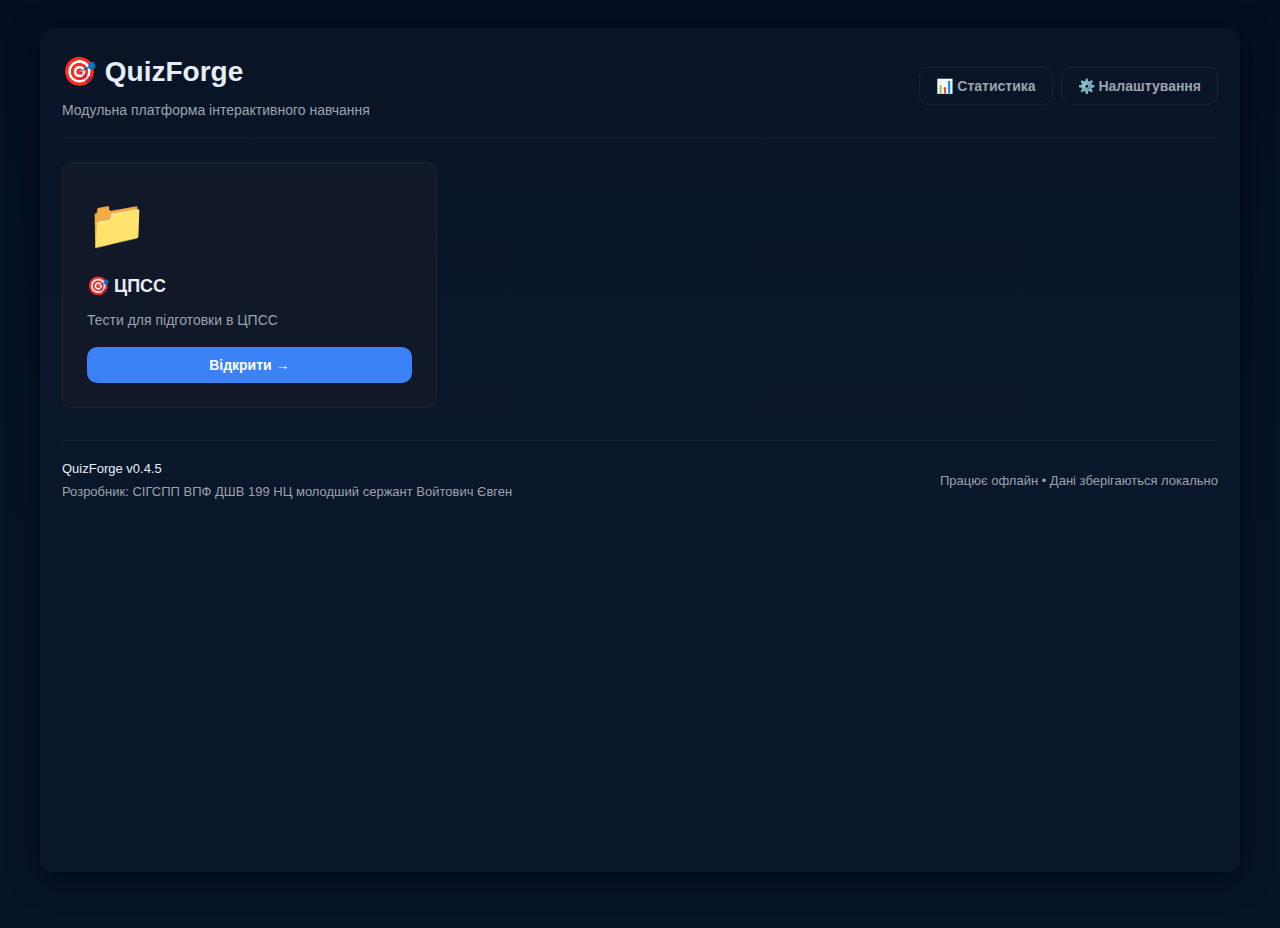
<file: index.html>
<!DOCTYPE html>
<html lang="uk">
<head>
  <meta charset="UTF-8">
  <meta name="viewport" content="width=device-width, initial-scale=1.0">
  <title>QuizForge - Каталог тестів</title>
  <link rel="stylesheet" href="css/style.css">
</head>
<body>
  <div class="app">
    
    <!-- Header -->
    <header class="main-header">
      <div class="header-content">
        <div class="header-left">
          <h1>🎯 QuizForge</h1>
          <p class="tagline">Модульна платформа інтерактивного навчання</p>
        </div>
        <div class="header-right">
          <button class="btn-ghost" id="statsBtn">📊 Статистика</button>
          <button class="btn-ghost" id="settingsBtn">⚙️ Налаштування</button>
        </div>
      </div>
    </header>

    <div id="navBar" style="display:none;margin-bottom:16px;">
      <button class="btn-ghost" id="backBtn">← Назад</button>
      <span id="breadcrumb" style="margin-left:12px;color:#9ca3af;"></span>
    </div>
    
    <!-- Filters -->
    <div class="filters-section" style="display:none;">
      <div class="search-box">
        <input 
          type="text" 
          id="searchInput" 
          placeholder="🔍 Пошук тестів..." 
          class="search-input"
        />
      </div>
      
      <div class="filters-row">
        <div class="filter-group">
          <label>Категорія:</label>
          <select id="categoryFilter" class="filter-select">
            <option value="">Всі категорії</option>
          </select>
        </div>
        
        <div class="filter-group">
          <label>Складність:</label>
          <select id="difficultyFilter" class="filter-select">
            <option value="">Всі рівні</option>
            <option value="easy">Легко</option>
            <option value="medium">Середньо</option>
            <option value="hard">Складно</option>
          </select>
        </div>
        
        <button class="btn-ghost" id="clearFilters">Скинути фільтри</button>
      </div>
    </div>
    
    <!-- Tests Grid -->
    <div id="testsGrid" class="tests-grid">
      <!-- Картки тестів генеруються JS -->
    </div>
    
    <!-- Footer -->
    <footer class="main-footer">
      <div class="footer-content">
        <div class="footer-left">
          <p>QuizForge v0.4.5</p>
          <p class="muted">Розробник: СІГСПП ВПФ ДШВ 199 НЦ молодший сержант Войтович Євген</p>
        </div>
        <div class="footer-right">
          <p class="muted">Працює офлайн • Дані зберігаються локально</p>
        </div>
      </div>
    </footer>
    
  </div>
  
  <!-- Loading screen -->
  <div id="loading" class="loading-screen">
    <div class="loading-spinner"></div>
    <p>Завантаження каталогу...</p>
  </div>
  
  <!-- Підключення скриптів -->
  <script type="module">
   let config = null;
let currentFolder = null; // null = корінь
let navigationStack = []; // історія навігації

async function loadConfig() {
  const response = await fetch('data/tests.json');
  config = await response.json();
  return config;
}

function renderContent() {
  const grid = document.getElementById('testsGrid');
  const items = getCurrentItems();
  
  if (items.length === 0) {
    grid.innerHTML = '<div class="empty-state"><p>Пусто</p></div>';
    return;
  }
  
  grid.innerHTML = items.map(item => {
    if (item.type === 'folder') {
      return `
        <div class="test-card" onclick="openFolder('${item.id}')">
          <div class="test-icon">📁</div>
          <h3 class="test-title">${item.name}</h3>
          <p class="test-description">${item.description}</p>
          <button class="btn-primary btn-block">Відкрити →</button>
        </div>
      `;
    } else {
      return `
        <div class="test-card">
          <div class="test-icon">${item.icon}</div>
          <h3 class="test-title">${item.title}</h3>
          <p class="test-description">${item.description}</p>
          <div class="test-meta">
            <span class="badge">${item.totalQuestions} питань</span>
            <span class="badge">${item.estimatedTime}</span>
            <span class="badge badge-${item.difficulty}">${getDifficultyText(item.difficulty)}</span>
          </div>
          <button class="btn-primary btn-block" onclick="startTest('${item.id}')">Почати тест →</button>
        </div>
      `;
    }
  }).join('');
  
  updateNavigation();
}

function getDifficultyText(difficulty) {
  const map = {'easy': 'Легко', 'medium': 'Середньо', 'hard': 'Складно'};
  return map[difficulty] || difficulty;
}

function getCurrentItems() {
  if (!currentFolder) {
    // Корінь - показуємо папки верхнього рівня і тести без папки
    const folders = (config.folders || []).map(f => ({...f, type: 'folder'}));
    const testsInFolders = getAllTestIdsInFolders();
    const rootTests = config.tests.filter(t => !testsInFolders.has(t.id));
    return [...folders, ...rootTests];
  }
  
  // Всередині папки
  const folder = findFolderById(currentFolder);
  if (!folder) return [];
  
  const items = [];
  if (folder.children) {
    items.push(...folder.children.map(f => ({...f, type: 'folder'})));
  }
  if (folder.tests) {
    items.push(...config.tests.filter(t => folder.tests.includes(t.id)));
  }
  return items;
}

function findFolderById(id, folders = config.folders) {
  for (let f of folders) {
    if (f.id === id) return f;
    if (f.children) {
      const found = findFolderById(id, f.children);
      if (found) return found;
    }
  }
  return null;
}

function getAllTestIdsInFolders(folders = config.folders) {
  const ids = new Set();
  
  // Перевірка на вході, якщо folders може бути не масивом
  if (!Array.isArray(folders)) return ids; 

  const traverse = (items) => {
    // items тепер гарантовано масив, якщо ми викликаємо це безпечно
    for (let item of items) { 
      
      // Перевіряємо, чи item.tests є масивом
      if (Array.isArray(item.tests)) {
          item.tests.forEach(id => ids.add(id));
      }
      
      // Перевіряємо, чи item.children є масивом перед рекурсією (головне виправлення)
      if (Array.isArray(item.children)) {
          traverse(item.children);
      }
    }
  };
  
  traverse(folders);
  return ids;
}

window.openFolder = function(folderId) {
  navigationStack.push(currentFolder);
  currentFolder = folderId;
  renderContent();
};

window.goBack = function() {
  if (navigationStack.length > 0) {
    currentFolder = navigationStack.pop();
    renderContent();
  }
};

function updateNavigation() {
  const navBar = document.getElementById('navBar');
  const breadcrumb = document.getElementById('breadcrumb');
  
  if (currentFolder) {
    navBar.style.display = 'block';
    const folder = findFolderById(currentFolder);
    breadcrumb.textContent = folder ? folder.name : '';
  } else {
    navBar.style.display = 'none';
  }
}

window.startTest = function(testId) {
  window.location.href = `quiz.html?test=${testId}`;
};

// Ініціалізація
window.addEventListener('DOMContentLoaded', async () => {
  await loadConfig();
  renderContent();
  document.getElementById('backBtn').addEventListener('click', goBack);
  document.getElementById('loading').style.display = 'none';
    // Додай ці рядки:
  document.getElementById('statsBtn').addEventListener('click', () => {
    window.location.href = 'stats.html';
  });
  
  document.getElementById('settingsBtn').addEventListener('click', () => {
    window.location.href = 'settings.html';
  });
});
  </script>
</body>
</html>
</file>
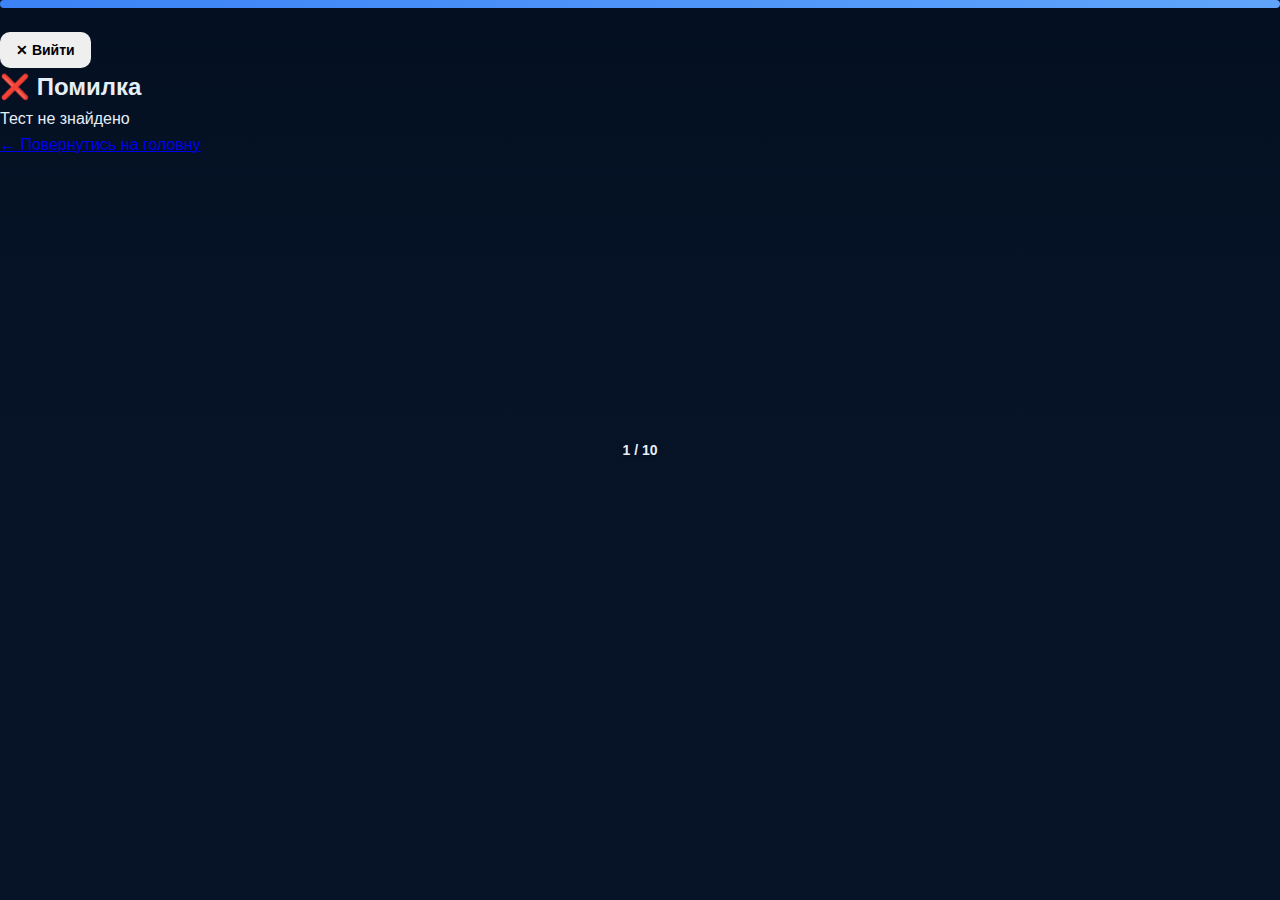
<file: quiz.html>
<!DOCTYPE html>
<html lang="uk">
<head>
    <meta charset="UTF-8">
    <meta name="viewport" content="width=device-width, initial-scale=1.0">
    <title>QuizForge - Тест</title>
    <link rel="stylesheet" href="css/style.css">
</head>
<body>
    <div class="container">
        <!-- Quiz Header -->
        <header class="quiz-header">
            <div class="quiz-progress">
                <div class="progress-bar">
                    <div id="progress-fill" class="progress-fill"></div>
                </div>
                <div class="progress-text">
                    <span id="current-question">1</span> / <span id="total-questions">10</span>
                </div>
            </div>
            <button id="quit-btn" class="quit-btn">✕ Вийти</button>
        </header>

        <!-- Quiz Container -->
        <main id="quiz-container" class="quiz-main">
            <div class="loading">Завантаження тесту...</div>
        </main>

        <!-- Quiz Controls -->
        <div id="quiz-controls" class="quiz-controls" style="display: none;">
            <button id="prev-btn" class="control-btn secondary" disabled>← Назад</button>
            <button id="next-btn" class="control-btn primary">Далі →</button>
        </div>
    </div>

    <!-- Results Modal -->
    <div id="results-modal" class="modal" style="display: none;">
        <div class="modal-content">
            <h2>🎉 Результати тесту</h2>
            <div id="results-content"></div>
            <div class="modal-actions">
                <button id="retry-btn" class="control-btn primary">🔄 Пройти знову</button>
                <button id="home-btn" class="control-btn secondary">🏠 На головну</button>
            </div>
        </div>
    </div>

    <script type="module" src="js/quiz-engine.js"></script>
</body>
</html>
</file>
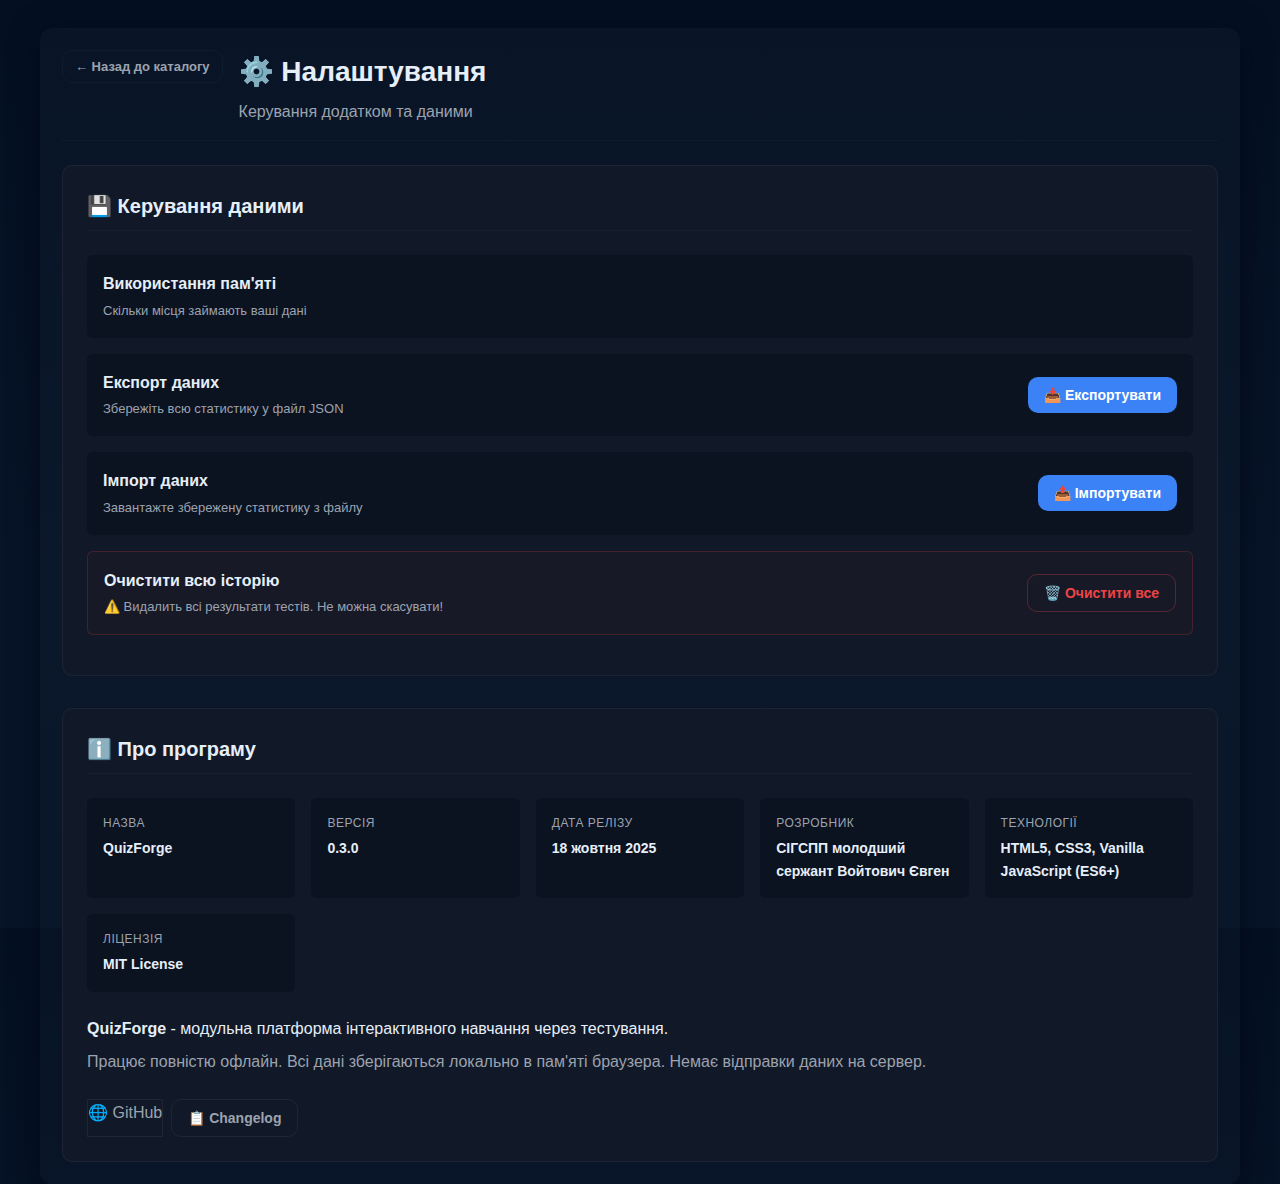
<file: settings.html>
<!DOCTYPE html>
<html lang="uk">
<head>
  <meta charset="UTF-8">
  <meta name="viewport" content="width=device-width, initial-scale=1.0">
  <title>QuizForge - Налаштування</title>
  <link rel="stylesheet" href="css/style.css">
</head>
<body>
  <div class="app">
    
    <!-- Header -->
    <header class="settings-header">
      <button class="btn-back" onclick="window.location.href='index.html'">
        ← Назад до каталогу
      </button>
      <div>
        <h1>⚙️ Налаштування</h1>
        <p class="muted">Керування додатком та даними</p>
      </div>
    </header>
    
    <!-- Налаштування -->
    <div class="settings-container">
      
      <!-- Керування даними -->
      <section class="settings-section">
        <h2>💾 Керування даними</h2>
        
        <div class="settings-item">
          <div class="settings-item-info">
            <h3>Використання пам'яті</h3>
            <p class="muted">Скільки місця займають ваші дані</p>
          </div>
          <div class="settings-item-value">
            <div id="storageUsage" class="storage-info">
              <!-- JS заповнить -->
            </div>
          </div>
        </div>
        
        <div class="settings-item">
          <div class="settings-item-info">
            <h3>Експорт даних</h3>
            <p class="muted">Збережіть всю статистику у файл JSON</p>
          </div>
          <div class="settings-item-action">
            <button class="btn-primary" id="exportBtn">
              📥 Експортувати
            </button>
          </div>
        </div>
        
        <div class="settings-item">
          <div class="settings-item-info">
            <h3>Імпорт даних</h3>
            <p class="muted">Завантажте збережену статистику з файлу</p>
          </div>
          <div class="settings-item-action">
            <input 
              type="file" 
              id="importFile" 
              accept=".json" 
              style="display: none;"
            />
            <button class="btn-primary" id="importBtn">
              📤 Імпортувати
            </button>
          </div>
        </div>
        
        <div class="settings-item danger">
          <div class="settings-item-info">
            <h3>Очистити всю історію</h3>
            <p class="muted">⚠️ Видалить всі результати тестів. Не можна скасувати!</p>
          </div>
          <div class="settings-item-action">
            <button class="btn-ghost btn-danger" id="clearAllBtn">
              🗑️ Очистити все
            </button>
          </div>
        </div>
      </section>
      
      <!-- Про програму -->
      <section class="settings-section">
        <h2>ℹ️ Про програму</h2>
        
        <div class="about-grid">
          <div class="about-item">
            <div class="about-label">Назва</div>
            <div class="about-value">QuizForge</div>
          </div>
          
          <div class="about-item">
            <div class="about-label">Версія</div>
            <div class="about-value">0.3.0</div>
          </div>
          
          <div class="about-item">
            <div class="about-label">Дата релізу</div>
            <div class="about-value">18 жовтня 2025</div>
          </div>
          
          <div class="about-item">
            <div class="about-label">Розробник</div>
            <div class="about-value">СІГСПП молодший сержант Войтович Євген</div>
          </div>
          
          <div class="about-item">
            <div class="about-label">Технології</div>
            <div class="about-value">HTML5, CSS3, Vanilla JavaScript (ES6+)</div>
          </div>
          
          <div class="about-item">
            <div class="about-label">Ліцензія</div>
            <div class="about-value">MIT License</div>
          </div>
        </div>
        
        <div class="about-description">
          <p><strong>QuizForge</strong> - модульна платформа інтерактивного навчання через тестування.</p>
          <p class="muted">Працює повністю офлайн. Всі дані зберігаються локально в пам'яті браузера. Немає відправки даних на сервер.</p>
        </div>
        
        <div class="about-links">
          <a href="https://github.com" target="_blank" class="btn-ghost">
            🌐 GitHub
          </a>
          <button class="btn-ghost" id="changelogBtn">
            📋 Changelog
          </button>
        </div>
      </section>
      
    </div>
    
  </div>
  
  <!-- Modal для Changelog -->
  <div id="changelogModal" class="modal hidden">
    <div class="modal-content">
      <div class="modal-header">
        <h2>📋 Changelog</h2>
        <button class="modal-close" onclick="closeModal()">✕</button>
      </div>
      <div class="modal-body">
        <div class="changelog-entry">
          <h3>v0.3.0 <span class="badge badge-accent">Поточна</span></h3>
          <p class="muted">18 жовтня 2025</p>
          <ul>
            <li>✅ Повна модульна архітектура з плагінами</li>
            <li>✅ Плагін Multiple Choice (вибір з варіантів)</li>
            <li>✅ Динамічна валідація режимів</li>
            <li>✅ Повний цикл тестування</li>
            <li>✅ Статистика з графіками</li>
            <li>✅ Налаштування та керування даними</li>
            <li>✅ 100 питань для тесту "Курс лідерства"</li>
            <li>✅ Responsive дизайн</li>
          </ul>
        </div>
        
        <div class="changelog-entry">
          <h3>v0.2.0</h3>
          <p class="muted">Попередня версія</p>
          <ul>
            <li>Створення базової структури</li>
            <li>Перехід з однофайлового рішення</li>
          </ul>
        </div>
        
        <div class="changelog-entry">
          <h3>v0.1.4</h3>
          <p class="muted">Оригінальна версія</p>
          <ul>
            <li>Однофайловий HTML додаток</li>
            <li>Базове тестування</li>
          </ul>
        </div>
      </div>
    </div>
  </div>
  
  <!-- Підключення скриптів -->
  <script type="module">
    import analytics from './js/analytics.js';
    
    // Показати використання пам'яті
    function displayStorageUsage() {
      const storage = analytics.getStorageSize();
      const container = document.getElementById('storageUsage');
      
      const color = storage.percentage > 80 
        ? 'var(--accent-red)' 
        : storage.percentage > 50 
          ? 'var(--accent-yellow)' 
          : 'var(--accent-green)';
      
      container.innerHTML = `
        <div class="storage-bar">
          <div class="storage-fill" style="width: ${storage.percentage}%; background: ${color};"></div>
        </div>
        <div class="storage-text">
          <strong>${storage.usedKB} KB</strong> з ${storage.limitMB} MB (${storage.percentage}%)
        </div>
      `;
    }
    
    // Експорт даних
    document.getElementById('exportBtn').addEventListener('click', () => {
      try {
        const data = analytics.exportData();
        const json = JSON.stringify(data, null, 2);
        const blob = new Blob([json], { type: 'application/json' });
        const url = URL.createObjectURL(blob);
        
        const a = document.createElement('a');
        a.href = url;
        a.download = `quizforge-backup-${new Date().toISOString().split('T')[0]}.json`;
        document.body.appendChild(a);
        a.click();
        document.body.removeChild(a);
        URL.revokeObjectURL(url);
        
        alert('✅ Дані експортовано успішно!');
      } catch (e) {
        console.error('Export failed:', e);
        alert('❌ Помилка експорту: ' + e.message);
      }
    });
    
    // Імпорт даних
    document.getElementById('importBtn').addEventListener('click', () => {
      document.getElementById('importFile').click();
    });
    
    document.getElementById('importFile').addEventListener('change', (e) => {
      const file = e.target.files[0];
      if (!file) return;
      
      const reader = new FileReader();
      reader.onload = (event) => {
        try {
          const data = JSON.parse(event.target.result);
          const success = analytics.importData(data);
          
          if (success) {
            alert('✅ Дані імпортовано успішно!');
            displayStorageUsage();
          } else {
            alert('❌ Помилка імпорту даних');
          }
        } catch (e) {
          console.error('Import failed:', e);
          alert('❌ Помилка імпорту: ' + e.message);
        }
      };
      reader.readAsText(file);
    });
    
    // Очистити всю історію
    document.getElementById('clearAllBtn').addEventListener('click', () => {
      const confirmed = confirm(
        '⚠️ УВАГА!\n\n' +
        'Ви дійсно хочете видалити ВСЮ історію проходжень?\n\n' +
        '• Всі результати тестів будуть втрачені\n' +
        '• Всю статистику буде видалено\n' +
        '• Цю дію не можна скасувати!\n\n' +
        'Рекомендуємо спочатку зробити експорт даних.'
      );
      
      if (!confirmed) return;
      
      const doubleCheck = confirm('Ви абсолютно впевнені? Це остання перевірка.');
      
      if (!doubleCheck) return;
      
      analytics.clearAllHistory();
      displayStorageUsage();
      
      alert('✅ Всю історію видалено!');
    });
    
    // Показати Changelog
    document.getElementById('changelogBtn').addEventListener('click', () => {
      document.getElementById('changelogModal').classList.remove('hidden');
    });
    
    window.closeModal = function() {
      document.getElementById('changelogModal').classList.add('hidden');
    };
    
    // Закрити modal при кліку на фон
    document.getElementById('changelogModal').addEventListener('click', (e) => {
      if (e.target.id === 'changelogModal') {
        closeModal();
      }
    });
    
    // Ініціалізація
    window.addEventListener('DOMContentLoaded', () => {
      displayStorageUsage();
    });
  </script>
</body>
</html>
</file>
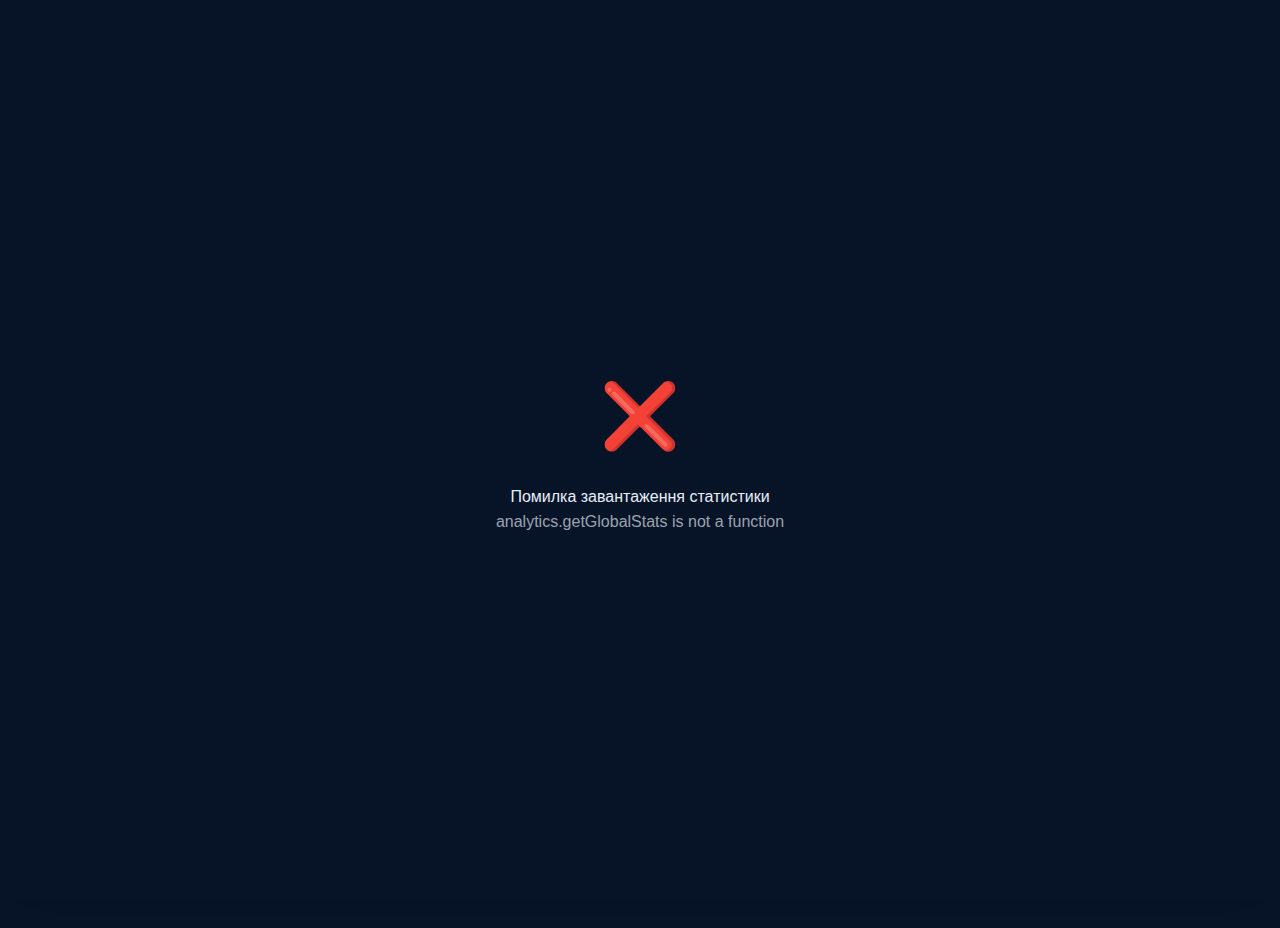
<file: stats.html>
<!DOCTYPE html>
<html lang="uk">
<head>
  <meta charset="UTF-8">
  <meta name="viewport" content="width=device-width, initial-scale=1.0">
  <title>QuizForge - Статистика</title>
  <link rel="stylesheet" href="css/style.css">
</head>
<body>
  <div class="app">
    
    <!-- Header -->
    <header class="stats-header">
      <button class="btn-back" onclick="window.location.href='index.html'">
        ← Назад до каталогу
      </button>
      <div>
        <h1>📊 Статистика</h1>
        <p class="muted">Ваш прогрес та досягнення</p>
      </div>
    </header>
    
    <!-- Загальна статистика -->
    <section class="global-stats" id="globalStats">
      <!-- Генерується JS -->
    </section>
    
    <!-- Список тестів з історією -->
    <section class="tests-stats" id="testsStats">
      <h2>📚 Тести з історією</h2>
      <div id="testsStatsList">
        <!-- Генерується JS -->
      </div>
    </section>
    
    <!-- Детальна статистика (показується при кліку) -->
    <section class="detailed-stats hidden" id="detailedStats">
      <!-- Генерується JS -->
    </section>
    
  </div>
  
  <!-- Loading screen -->
  <div id="loading" class="loading-screen">
    <div class="loading-spinner"></div>
    <p>Завантаження статистики...</p>
  </div>
  
  <!-- Підключення скриптів -->
  <script type="module">
    import analytics from './js/analytics.js';
    
    let masterConfig = null;
    let currentDetailedTest = null;
    
    // Завантажити конфігурацію тестів
    async function loadConfig() {
      const response = await fetch('data/tests.json');
      masterConfig = await response.json();
    }
    
    // Знайти інформацію про тест
    function getTestInfo(testId) {
      if (!masterConfig) return null;
      return masterConfig.tests.find(t => t.id === testId);
    }
    
    // Рендер загальної статистики
    function renderGlobalStats() {
      const stats = analytics.getGlobalStats();
      const container = document.getElementById('globalStats');
      
      if (stats.totalTests === 0) {
        container.innerHTML = `
          <div class="empty-state">
            <div class="empty-icon">📊</div>
            <h3>Поки що немає статистики</h3>
            <p class="muted">Пройдіть хоча б один тест щоб побачити свій прогрес</p>
            <button class="btn-primary" onclick="window.location.href='index.html'">
              Перейти до тестів
            </button>
          </div>
        `;
        return;
      }
      
      const hours = Math.floor(stats.totalTimeSpent / 3600);
      const minutes = Math.floor((stats.totalTimeSpent % 3600) / 60);
      const timeText = hours > 0 
        ? `${hours}г ${minutes}хв` 
        : `${minutes}хв`;
      
      container.innerHTML = `
        <h2>📈 Загальна статистика</h2>
        <div class="stats-grid">
          <div class="stat-card">
            <div class="stat-icon">📚</div>
            <div class="stat-value">${stats.totalTests}</div>
            <div class="stat-label">Тестів з історією</div>
          </div>
          
          <div class="stat-card">
            <div class="stat-icon">🔄</div>
            <div class="stat-value">${stats.totalAttempts}</div>
            <div class="stat-label">Всього спроб</div>
          </div>
          
          <div class="stat-card">
            <div class="stat-icon">📝</div>
            <div class="stat-value">${stats.totalQuestions}</div>
            <div class="stat-label">Питань пройдено</div>
          </div>
          
          <div class="stat-card ${stats.averagePercentage >= 70 ? 'success' : ''}">
            <div class="stat-icon">✨</div>
            <div class="stat-value">${stats.averagePercentage}%</div>
            <div class="stat-label">Середній результат</div>
          </div>
          
          <div class="stat-card">
            <div class="stat-icon">✅</div>
            <div class="stat-value">${stats.totalCorrect}</div>
            <div class="stat-label">Правильних відповідей</div>
          </div>
          
          <div class="stat-card">
            <div class="stat-icon">⏱️</div>
            <div class="stat-value">${timeText}</div>
            <div class="stat-label">Витрачено часу</div>
          </div>
        </div>
      `;
    }
    
    // Рендер списку тестів
    function renderTestsList() {
      const globalStats = analytics.getGlobalStats();
      const container = document.getElementById('testsStatsList');
      
      if (globalStats.testsWithHistory.length === 0) {
        container.innerHTML = '<p class="muted">Немає тестів з історією</p>';
        return;
      }
      
      container.innerHTML = globalStats.testsWithHistory.map(test => {
        const testInfo = getTestInfo(test.testId);
        const stats = analytics.getTestStats(test.testId);
        
        const title = testInfo?.title || test.testId;
        const icon = testInfo?.icon || '📝';
        
        return `
          <div class="test-stat-card" data-test-id="${test.testId}">
            <div class="test-stat-header">
              <div class="test-stat-icon">${icon}</div>
              <div class="test-stat-info">
                <h3>${title}</h3>
                <div class="test-stat-meta">
                  <span class="badge">Спроб: ${stats.attempts}</span>
                  <span class="badge">Середній: ${stats.averageScore}%</span>
                  <span class="badge ${stats.improvement >= 0 ? 'badge-success' : 'badge-error'}">
                    ${stats.improvement >= 0 ? '↗' : '↘'} ${Math.abs(stats.improvement)}%
                  </span>
                </div>
              </div>
            </div>
            
            <div class="progress-bar-large">
              <div class="progress-fill" style="width: ${stats.averageScore}%"></div>
              <span class="progress-text">${stats.averageScore}%</span>
            </div>
            
            <div class="test-stat-actions">
              <button class="btn-ghost btn-sm" onclick="viewDetails('${test.testId}')">
                📊 Детальна статистика
              </button>
              <button class="btn-ghost btn-sm" onclick="clearHistory('${test.testId}')">
                🗑️ Очистити історію
              </button>
            </div>
          </div>
        `;
      }).join('');
    }
    
    // Показати детальну статистику
    window.viewDetails = function(testId) {
      currentDetailedTest = testId;
      const stats = analytics.getTestStats(testId);
      const testInfo = getTestInfo(testId);
      const container = document.getElementById('detailedStats');
      
      const title = testInfo?.title || testId;
      const icon = testInfo?.icon || '📝';
      
      // Підготувати дані для графіка
      const chartData = analytics.prepareChartData(stats.history);
      
      container.innerHTML = `
        <div class="detailed-header">
          <button class="btn-back" onclick="closeDetails()">← Назад</button>
          <div>
            <h2>${icon} ${title}</h2>
            <p class="muted">Детальна статистика</p>
          </div>
        </div>
        
        <div class="detailed-content">
          <!-- Ключові показники -->
          <div class="stats-grid">
            <div class="stat-card">
              <div class="stat-value">${stats.attempts}</div>
              <div class="stat-label">Спроб</div>
            </div>
            <div class="stat-card success">
              <div class="stat-value">${stats.bestScore}%</div>
              <div class="stat-label">Кращий результат</div>
            </div>
            <div class="stat-card">
              <div class="stat-value">${stats.averageScore}%</div>
              <div class="stat-label">Середній результат</div>
            </div>
            <div class="stat-card ${stats.improvement >= 0 ? 'success' : ''}">
              <div class="stat-value">${stats.improvement >= 0 ? '+' : ''}${stats.improvement}%</div>
              <div class="stat-label">Покращення</div>
            </div>
          </div>
          
          <!-- Графік історії -->
          <div class="chart-container">
            <h3>📈 Історія проходжень</h3>
            <canvas id="historyChart" width="800" height="250"></canvas>
          </div>
          
          <!-- Історія спроб -->
          <div class="history-section">
            <h3>📋 Історія спроб</h3>
            <div class="history-table">
              <table>
                <thead>
                  <tr>
                    <th>Дата</th>
                    <th>Результат</th>
                    <th>Правильно</th>
                    <th>Час</th>
                  </tr>
                </thead>
                <tbody>
                  ${stats.history.map(attempt => {
                    const date = new Date(attempt.date);
                    const dateStr = `${date.getDate()}.${date.getMonth() + 1}.${date.getFullYear()} ${date.getHours()}:${date.getMinutes().toString().padStart(2, '0')}`;
                    const minutes = Math.floor(attempt.timeSpent / 60);
                    const seconds = attempt.timeSpent % 60;
                    
                    return `
                      <tr>
                        <td>${dateStr}</td>
                        <td><span class="badge ${attempt.percentage >= 70 ? 'badge-success' : ''}">${attempt.percentage}%</span></td>
                        <td>${attempt.score || attempt.correctCount} / ${attempt.total || attempt.totalQuestions}</td>
                        <td>${minutes}:${seconds.toString().padStart(2, '0')}</td>
                      </tr>
                    `;
                  }).join('')}
                </tbody>
              </table>
            </div>
          </div>
          
          <!-- Найскладніші питання -->
          <div class="hardest-questions">
            <h3>🔥 Найскладніші питання</h3>
            <p class="muted">Питання в яких ви найчастіше помиляєтесь</p>
            <div id="hardestQuestions">
              <!-- Буде заповнено після завантаження питань -->
            </div>
          </div>
        </div>
      `;
      
      // Показати секцію
      container.classList.remove('hidden');
      container.scrollIntoView({ behavior: 'smooth' });
      
      // Намалювати графік
      drawChart(chartData);
      
      // Завантажити та показати найскладніші питання
      loadHardestQuestions(testId);
    };
    
    // Закрити детальну статистику
    window.closeDetails = function() {
      document.getElementById('detailedStats').classList.add('hidden');
      currentDetailedTest = null;
    };
    
    // Намалювати графік
    function drawChart(data) {
      const canvas = document.getElementById('historyChart');
      if (!canvas) return;
      
      const ctx = canvas.getContext('2d');
      const width = canvas.width;
      const height = canvas.height;
      const padding = 40;
      
      // Очистити canvas
      ctx.clearRect(0, 0, width, height);
      
      if (data.labels.length === 0) {
        ctx.fillStyle = '#9ca3af';
        ctx.font = '14px sans-serif';
        ctx.textAlign = 'center';
        ctx.fillText('Немає даних для графіка', width / 2, height / 2);
        return;
      }
      
      // Налаштування
      const chartWidth = width - padding * 2;
      const chartHeight = height - padding * 2;
      const maxValue = 100;
      const stepX = chartWidth / (data.data.length - 1 || 1);
      
      // Фон та сітка
      ctx.strokeStyle = 'rgba(255, 255, 255, 0.05)';
      ctx.lineWidth = 1;
      
      // Горизонтальні лінії
      for (let i = 0; i <= 4; i++) {
        const y = padding + (chartHeight / 4) * i;
        ctx.beginPath();
        ctx.moveTo(padding, y);
        ctx.lineTo(width - padding, y);
        ctx.stroke();
        
        // Підписи
        ctx.fillStyle = '#9ca3af';
        ctx.font = '12px sans-serif';
        ctx.textAlign = 'right';
        ctx.fillText(`${100 - i * 25}%`, padding - 10, y + 4);
      }
      
      // Малювання лінії графіка
      ctx.strokeStyle = '#3b82f6';
      ctx.lineWidth = 3;
      ctx.lineJoin = 'round';
      ctx.lineCap = 'round';
      
      ctx.beginPath();
      data.data.forEach((value, index) => {
        const x = padding + stepX * index;
        const y = padding + chartHeight - (value / maxValue) * chartHeight;
        
        if (index === 0) {
          ctx.moveTo(x, y);
        } else {
          ctx.lineTo(x, y);
        }
      });
      ctx.stroke();
      
      // Точки на графіку
      data.data.forEach((value, index) => {
        const x = padding + stepX * index;
        const y = padding + chartHeight - (value / maxValue) * chartHeight;
        
        // Точка
        ctx.fillStyle = '#3b82f6';
        ctx.beginPath();
        ctx.arc(x, y, 5, 0, Math.PI * 2);
        ctx.fill();
        
        // Обведення
        ctx.strokeStyle = '#0f1724';
        ctx.lineWidth = 2;
        ctx.stroke();
        
        // Підпис дати
        ctx.fillStyle = '#9ca3af';
        ctx.font = '11px sans-serif';
        ctx.textAlign = 'center';
        ctx.fillText(data.labels[index], x, height - 10);
      });
    }
    
    // Завантажити найскладніші питання
    async function loadHardestQuestions(testId) {
      const hardest = analytics.getHardestQuestions(testId, 10);
      const container = document.getElementById('hardestQuestions');
      
      if (hardest.length === 0) {
        container.innerHTML = '<p class="muted">Недостатньо даних</p>';
        return;
      }
      
      // Завантажити питання з JSON
      try {
        const testInfo = getTestInfo(testId);
        if (!testInfo) {
          container.innerHTML = '<p class="muted">Не вдалось завантажити питання</p>';
          return;
        }
        
        const response = await fetch(testInfo.dataFile);
        const testData = await response.json();
        
        container.innerHTML = `
          <table>
            <thead>
              <tr>
                <th>#</th>
                <th>Питання</th>
                <th>Спроб</th>
                <th>% помилок</th>
              </tr>
            </thead>
            <tbody>
              ${hardest.map((item, index) => {
                const question = testData.questions.find(q => q.id === item.questionId);
                const questionText = question?.question || `Питання ${item.questionId}`;
                
                return `
                  <tr>
                    <td>${index + 1}</td>
                    <td class="question-text-cell">${questionText}</td>
                    <td>${item.attempts}</td>
                    <td><span class="badge badge-error">${item.errorRate}%</span></td>
                  </tr>
                `;
              }).join('')}
            </tbody>
          </table>
        `;
      } catch (e) {
        console.error('Failed to load questions:', e);
        container.innerHTML = '<p class="muted">Не вдалось завантажити питання</p>';
      }
    }
    
    // Очистити історію тесту
    window.clearHistory = function(testId) {
      const testInfo = getTestInfo(testId);
      const title = testInfo?.title || testId;
      
      if (!confirm(`Ви впевнені що хочете очистити історію тесту "${title}"?\n\nЦю дію не можна скасувати.`)) {
        return;
      }
      
      analytics.clearTestHistory(testId);
      
      // Оновити інтерфейс
      renderGlobalStats();
      renderTestsList();
      
      // Закрити детальну статистику якщо була відкрита
      if (currentDetailedTest === testId) {
        closeDetails();
      }
      
      alert('Історію очищено!');
    };
    
    // Ініціалізація
    window.addEventListener('DOMContentLoaded', async () => {
      try {
        await loadConfig();
        renderGlobalStats();
        renderTestsList();
        
        document.getElementById('loading').style.display = 'none';
      } catch (error) {
        console.error('Failed to load stats:', error);
        document.getElementById('loading').innerHTML = `
          <div class="error-icon">❌</div>
          <p>Помилка завантаження статистики</p>
          <p class="muted">${error.message}</p>
        `;
      }
    });
  </script>
</body>
</html>
</file>
<file: css/style.css>
/* ==================== CSS VARIABLES ==================== */
:root {
  /* Colors */
  --bg-primary: #071428;
  --bg-secondary: #0f1724;
  --bg-card: #111827;
  --bg-panel: #0b1220;
  
  --text-primary: #e6eef8;
  --text-muted: #9ca3af;
  
  --accent-blue: #3b82f6;
  --accent-blue-hover: #2563eb;
  --accent-green: #10b981;
  --accent-red: #ef4444;
  --accent-yellow: #f59e0b;
  
  --glass: rgba(255, 255, 255, 0.03);
  --glass-hover: rgba(255, 255, 255, 0.06);
  
  /* Spacing */
  --spacing-xs: 4px;
  --spacing-sm: 8px;
  --spacing-md: 16px;
  --spacing-lg: 24px;
  --spacing-xl: 32px;
  
  /* Border radius */
  --radius-sm: 6px;
  --radius-md: 10px;
  --radius-lg: 12px;
  
  /* Shadows */
  --shadow-sm: 0 2px 8px rgba(2, 6, 23, 0.4);
  --shadow-md: 0 4px 16px rgba(2, 6, 23, 0.6);
  --shadow-lg: 0 6px 30px rgba(2, 6, 23, 0.7);
  
  /* Transitions */
  --transition-fast: 0.15s ease;
  --transition-normal: 0.3s ease;
  --transition-slow: 0.5s ease;
  
  /* Font */
  --font-sans: "Segoe UI", Roboto, "Helvetica Neue", Arial, sans-serif;
}

/* ==================== RESET & BASE ==================== */
*, *::before, *::after {
  box-sizing: border-box;
  margin: 0;
  padding: 0;
}

html, body {
  height: 100%;
  margin: 0;
  padding: 0;
  font-family: var(--font-sans);
  background: linear-gradient(180deg, #041022 0%, var(--bg-primary) 60%);
  color: var(--text-primary);
  line-height: 1.6;
  -webkit-font-smoothing: antialiased;
  -moz-osx-font-smoothing: grayscale;
}

/* ==================== LAYOUT ==================== */
.app {
  max-width: 1200px;
  margin: 28px auto;
  padding: 22px;
  border-radius: var(--radius-lg);
  background: linear-gradient(180deg, rgba(255,255,255,0.02), rgba(255,255,255,0.01));
  box-shadow: var(--shadow-lg);
  min-height: calc(100vh - 56px);
}

/* ==================== SCREENS ==================== */
.screen {
  display: none;
  animation: fadeIn var(--transition-normal);
}

.screen.active {
  display: block;
}

@keyframes fadeIn {
  from {
    opacity: 0;
    transform: translateY(10px);
  }
  to {
    opacity: 1;
    transform: translateY(0);
  }
}

/* ==================== LOADING SCREEN ==================== */
.loading-screen {
  position: fixed;
  top: 0;
  left: 0;
  right: 0;
  bottom: 0;
  background: var(--bg-primary);
  display: flex;
  flex-direction: column;
  align-items: center;
  justify-content: center;
  z-index: 9999;
}

.loading-spinner {
  width: 48px;
  height: 48px;
  border: 4px solid var(--glass);
  border-top-color: var(--accent-blue);
  border-radius: 50%;
  animation: spin 0.8s linear infinite;
}

@keyframes spin {
  to { transform: rotate(360deg); }
}

/* ==================== HEADER ==================== */
.main-header {
  margin-bottom: var(--spacing-lg);
  padding-bottom: var(--spacing-md);
  border-bottom: 1px solid var(--glass);
}

.header-content {
  display: flex;
  justify-content: space-between;
  align-items: center;
  gap: var(--spacing-md);
}

.header-left h1 {
  font-size: 28px;
  font-weight: 700;
  margin: 0 0 var(--spacing-xs) 0;
}

.tagline {
  color: var(--text-muted);
  font-size: 14px;
  margin: 0;
}

.header-right {
  display: flex;
  gap: var(--spacing-sm);
}

/* ==================== BUTTONS ==================== */
button {
  font-family: var(--font-sans);
  font-size: 14px;
  font-weight: 600;
  border: none;
  border-radius: var(--radius-md);
  padding: 10px 16px;
  cursor: pointer;
  transition: all var(--transition-fast);
  outline: none;
}

.btn-primary {
  background: var(--accent-blue);
  color: white;
}

.btn-primary:hover {
  background: var(--accent-blue-hover);
  transform: translateY(-2px);
  box-shadow: 0 4px 12px rgba(59, 130, 246, 0.3);
}

.btn-ghost {
  background: transparent;
  color: var(--text-muted);
  border: 1px solid rgba(255, 255, 255, 0.06);
}

.btn-ghost:hover {
  background: var(--glass-hover);
  color: var(--text-primary);
  border-color: rgba(255, 255, 255, 0.1);
}

.btn-large {
  padding: 14px 24px;
  font-size: 16px;
}

.btn-block {
  width: 100%;
}

.btn-back {
  background: transparent;
  color: var(--text-muted);
  border: 1px solid var(--glass);
  padding: 8px 12px;
  font-size: 13px;
}

.btn-back:hover {
  background: var(--glass);
  color: var(--text-primary);
}

/* ==================== FORMS ==================== */
input[type="text"],
input[type="number"],
select,
textarea {
  width: 100%;
  padding: 10px 12px;
  border-radius: var(--radius-sm);
  background: var(--glass);
  border: 1px solid rgba(255, 255, 255, 0.06);
  color: var(--text-primary);
  font-size: 14px;
  font-family: var(--font-sans);
  transition: all var(--transition-fast);
}

input:focus,
select:focus,
textarea:focus {
  outline: none;
  border-color: var(--accent-blue);
  background: rgba(59, 130, 246, 0.05);
}

input[type="checkbox"] {
  width: 18px;
  height: 18px;
  cursor: pointer;
}

label {
  display: block;
  font-size: 13px;
  font-weight: 600;
  color: var(--text-primary);
  margin-bottom: var(--spacing-xs);
}

.form-group {
  margin-bottom: var(--spacing-md);
}

.checkbox-group {
  display: flex;
  align-items: flex-start;
  gap: var(--spacing-sm);
  margin-bottom: var(--spacing-md);
  padding: 12px;
  border-radius: var(--radius-sm);
  background: var(--glass);
}

.checkbox-group input[type="checkbox"] {
  margin-top: 2px;
  flex-shrink: 0;
}

.checkbox-group label {
  margin: 0;
  display: flex;
  flex-direction: column;
  gap: 4px;
}

.hint {
  font-size: 12px;
  color: var(--text-muted);
  font-weight: 400;
}

/* ==================== FILTERS ==================== */
.filters-section {
  margin-bottom: var(--spacing-lg);
  padding: var(--spacing-md);
  background: var(--bg-panel);
  border-radius: var(--radius-md);
}

.search-box {
  margin-bottom: var(--spacing-md);
}

.search-input {
  font-size: 16px;
  padding: 12px 16px;
}

.filters-row {
  display: flex;
  gap: var(--spacing-md);
  align-items: flex-end;
  flex-wrap: wrap;
}

.filter-group {
  flex: 1;
  min-width: 200px;
}

.filter-select {
  margin-top: var(--spacing-xs);
}

/* ==================== TESTS GRID ==================== */
.tests-grid {
  display: grid;
  grid-template-columns: repeat(auto-fill, minmax(320px, 1fr));
  gap: var(--spacing-md);
  margin-bottom: var(--spacing-lg);
}

.test-card {
  background: var(--bg-card);
  border: 1px solid rgba(255, 255, 255, 0.05);
  border-radius: var(--radius-md);
  padding: var(--spacing-lg);
  transition: all var(--transition-normal);
  cursor: pointer;
  display: flex;
  flex-direction: column;
}

.test-card:hover {
  border-color: var(--accent-blue);
  background: rgba(59, 130, 246, 0.03);
  transform: translateY(-4px);
  box-shadow: 0 8px 24px rgba(59, 130, 246, 0.2);
}

.test-icon {
  font-size: 48px;
  margin-bottom: var(--spacing-sm);
}

.test-title {
  font-size: 18px;
  font-weight: 600;
  margin-bottom: var(--spacing-sm);
  color: var(--text-primary);
}

.test-description {
  font-size: 14px;
  color: var(--text-muted);
  margin-bottom: var(--spacing-md);
  flex-grow: 1;
}

.test-meta {
  display: flex;
  gap: var(--spacing-sm);
  flex-wrap: wrap;
  margin-bottom: var(--spacing-md);
}

.test-tags {
  display: flex;
  gap: var(--spacing-xs);
  flex-wrap: wrap;
  margin-bottom: var(--spacing-md);
}

.tag {
  font-size: 11px;
  padding: 4px 8px;
  border-radius: 4px;
  background: var(--glass);
  color: var(--text-muted);
}

/* ==================== BADGES ==================== */
.badge {
  display: inline-block;
  padding: 6px 10px;
  border-radius: var(--radius-sm);
  background: var(--glass);
  font-size: 12px;
  font-weight: 500;
  color: var(--text-muted);
}

.badge-accent {
  background: rgba(59, 130, 246, 0.1);
  color: var(--accent-blue);
}

.badge-success {
  background: rgba(16, 185, 129, 0.1);
  color: var(--accent-green);
}

.badge-error {
  background: rgba(239, 68, 68, 0.1);
  color: var(--accent-red);
}

.badge-easy {
  background: rgba(16, 185, 129, 0.1);
  color: var(--accent-green);
}

.badge-medium {
  background: rgba(245, 158, 11, 0.1);
  color: var(--accent-yellow);
}

.badge-hard {
  background: rgba(239, 68, 68, 0.1);
  color: var(--accent-red);
}

/* ==================== MODE SELECTION ==================== */
.mode-select-container {
  padding: var(--spacing-lg);
}

.mode-header {
  display: flex;
  align-items: flex-start;
  gap: var(--spacing-md);
  margin-bottom: var(--spacing-lg);
}

.mode-header h1 {
  font-size: 28px;
  font-weight: 700;
  margin-bottom: var(--spacing-xs);
}

.mode-grid {
  display: grid;
  grid-template-columns: repeat(auto-fit, minmax(280px, 1fr));
  gap: var(--spacing-md);
}

.mode-card {
  background: var(--bg-card);
  border: 2px solid rgba(255, 255, 255, 0.05);
  border-radius: var(--radius-md);
  padding: var(--spacing-lg);
  text-align: center;
  cursor: pointer;
  transition: all var(--transition-normal);
}

.mode-card:hover {
  border-color: var(--accent-blue);
  background: rgba(59, 130, 246, 0.05);
  transform: translateY(-4px);
  box-shadow: 0 8px 24px rgba(59, 130, 246, 0.2);
}

.mode-icon {
  font-size: 56px;
  margin-bottom: var(--spacing-md);
}

.mode-card h3 {
  font-size: 20px;
  font-weight: 600;
  margin-bottom: var(--spacing-sm);
}

.mode-description {
  font-size: 14px;
  color: var(--text-muted);
  margin-bottom: var(--spacing-md);
  line-height: 1.5;
}

.mode-stats {
  display: flex;
  gap: var(--spacing-sm);
  justify-content: center;
  padding-top: var(--spacing-md);
  border-top: 1px solid rgba(255, 255, 255, 0.05);
}

/* ==================== SETUP ==================== */
.setup-container {
  padding: var(--spacing-lg);
}

.setup-container h2 {
  font-size: 24px;
  font-weight: 600;
  margin-bottom: var(--spacing-sm);
}

.setup-grid {
  display: grid;
  grid-template-columns: repeat(auto-fit, minmax(300px, 1fr));
  gap: var(--spacing-md);
  margin: var(--spacing-lg) 0;
}

.setup-section {
  background: var(--bg-panel);
  padding: var(--spacing-md);
  border-radius: var(--radius-md);
}

.setup-section.full-width {
  grid-column: 1 / -1;
}

.setup-section h3 {
  font-size: 16px;
  font-weight: 600;
  margin-bottom: var(--spacing-md);
  padding-bottom: var(--spacing-sm);
  border-bottom: 1px solid var(--glass);
}

.setup-actions {
  display: flex;
  gap: var(--spacing-md);
  margin-top: var(--spacing-lg);
}

.categories-grid {
  display: grid;
  grid-template-columns: repeat(auto-fill, minmax(250px, 1fr));
  gap: var(--spacing-sm);
}

.category-item {
  display: flex;
  align-items: center;
  gap: var(--spacing-sm);
  padding: var(--spacing-sm);
  border-radius: var(--radius-sm);
  background: var(--glass);
}

.category-item label {
  margin: 0;
  display: flex;
  align-items: center;
  gap: var(--spacing-sm);
  cursor: pointer;
  flex: 1;
}

/* ==================== QUIZ ==================== */
.quiz-container {
  padding: var(--spacing-lg);
}

.quiz-meta {
  display: flex;
  justify-content: space-between;
  align-items: center;
  flex-wrap: wrap;
  gap: var(--spacing-md);
  margin-bottom: var(--spacing-md);
}

.meta-left, .meta-right {
  display: flex;
  gap: var(--spacing-sm);
  flex-wrap: wrap;
}

.progress-bar {
  height: 8px;
  background: rgba(255, 255, 255, 0.05);
  border-radius: 10px;
  overflow: hidden;
  margin-bottom: var(--spacing-lg);
}

.progress-fill {
  height: 100%;
  background: linear-gradient(90deg, var(--accent-blue), #60a5fa);
  transition: width var(--transition-normal);
}

.question-card {
  background: var(--bg-card);
  border: 1px solid rgba(255, 255, 255, 0.05);
  border-radius: var(--radius-md);
  padding: var(--spacing-lg);
  box-shadow: var(--shadow-md);
}

.question-header {
  display: flex;
  justify-content: space-between;
  align-items: center;
  margin-bottom: var(--spacing-md);
  padding-bottom: var(--spacing-sm);
  border-bottom: 1px solid var(--glass);
}

.question-category {
  font-size: 13px;
  font-weight: 600;
  color: var(--accent-blue);
}

.question-difficulty {
  font-size: 12px;
  color: var(--text-muted);
}

.question-text {
  font-size: 20px;
  font-weight: 600;
  margin-bottom: var(--spacing-lg);
  line-height: 1.4;
}

.answers-list {
  display: flex;
  flex-direction: column;
  gap: var(--spacing-sm);
  margin-bottom: var(--spacing-md);
}

.answer-btn {
  width: 100%;
  padding: 14px 18px;
  text-align: left;
  background: var(--bg-panel);
  border: 2px solid rgba(255, 255, 255, 0.06);
  border-radius: var(--radius-md);
  color: var(--text-primary);
  font-size: 15px;
  font-weight: 500;
  cursor: pointer;
  transition: all var(--transition-fast);
}

.answer-btn:hover:not(:disabled) {
  border-color: var(--accent-blue);
  background: rgba(59, 130, 246, 0.05);
}

.answer-btn:disabled {
  cursor: not-allowed;
}

.answer-btn.correct {
  border-color: var(--accent-green);
  background: rgba(16, 185, 129, 0.1);
  color: var(--accent-green);
}

.answer-btn.wrong {
  border-color: var(--accent-red);
  background: rgba(239, 68, 68, 0.1);
  color: var(--accent-red);
}

.answer-comment {
  margin-top: var(--spacing-md);
  padding: var(--spacing-md);
  border-radius: var(--radius-md);
  background: rgba(59, 130, 246, 0.05);
  border-left: 4px solid var(--accent-blue);
  display: flex;
  gap: var(--spacing-md);
}

.answer-comment.hidden {
  display: none;
}

.comment-icon {
  font-size: 24px;
  flex-shrink: 0;
}

.comment-text {
  font-size: 14px;
  line-height: 1.6;
  color: var(--text-muted);
}

.question-actions {
  margin-top: var(--spacing-md);
  display: flex;
  justify-content: flex-end;
}

.quiz-actions {
  margin-top: var(--spacing-lg);
  display: flex;
  justify-content: center;
}

/* ==================== RESULTS ==================== */
.results-container {
  padding: var(--spacing-lg);
}

.results-header {
  text-align: center;
  padding: var(--spacing-xl);
  border-radius: var(--radius-md);
  margin-bottom: var(--spacing-lg);
}

.results-header.success {
  background: linear-gradient(135deg, rgba(16, 185, 129, 0.1), rgba(16, 185, 129, 0.05));
  border: 2px solid rgba(16, 185, 129, 0.3);
}

.results-header.fail {
  background: linear-gradient(135deg, rgba(245, 158, 11, 0.1), rgba(245, 158, 11, 0.05));
  border: 2px solid rgba(245, 158, 11, 0.3);
}

.results-icon {
  font-size: 64px;
  margin-bottom: var(--spacing-md);
}

.results-percentage {
  font-size: 72px;
  font-weight: 700;
  margin-bottom: var(--spacing-sm);
}

.results-status {
  font-size: 20px;
  font-weight: 600;
  color: var(--text-muted);
}

.results-stats {
  display: grid;
  grid-template-columns: repeat(auto-fit, minmax(200px, 1fr));
  gap: var(--spacing-md);
  margin-bottom: var(--spacing-lg);
}

.stat-card {
  background: var(--bg-card);
  padding: var(--spacing-lg);
  border-radius: var(--radius-md);
  text-align: center;
  border: 1px solid rgba(255, 255, 255, 0.05);
}

.stat-value {
  font-size: 32px;
  font-weight: 700;
  margin-bottom: var(--spacing-xs);
}

.stat-label {
  font-size: 13px;
  color: var(--text-muted);
}

.results-actions {
  display: flex;
  gap: var(--spacing-md);
  justify-content: center;
  flex-wrap: wrap;
}

/* ==================== ERROR & EMPTY STATES ==================== */
.error-screen,
.empty-state {
  text-align: center;
  padding: var(--spacing-xl);
}

.error-icon,
.empty-icon {
  font-size: 64px;
  margin-bottom: var(--spacing-md);
}

.error-screen h2,
.empty-state h3 {
  font-size: 24px;
  font-weight: 600;
  margin-bottom: var(--spacing-sm);
}

.error-screen p,
.empty-state p {
  color: var(--text-muted);
  margin-bottom: var(--spacing-md);
}

/* ==================== FOOTER ==================== */
.main-footer {
  margin-top: var(--spacing-xl);
  padding-top: var(--spacing-md);
  border-top: 1px solid var(--glass);
}

.footer-content {
  display: flex;
  justify-content: space-between;
  align-items: center;
  font-size: 13px;
  flex-wrap: wrap;
  gap: var(--spacing-md);
}

.footer-left p,
.footer-right p {
  margin: 2px 0;
}

/* ==================== UTILITY CLASSES ==================== */
.hidden {
  display: none !important;
}

.muted {
  color: var(--text-muted);
}

/* ==================== RESPONSIVE ==================== */
@media (max-width: 768px) {
  .app {
    margin: 0;
    padding: var(--spacing-md);
    border-radius: 0;
  }
  
  .header-content {
    flex-direction: column;
    align-items: flex-start;
  }
  
  .header-left h1 {
    font-size: 24px;
  }
  
  .filters-row {
    flex-direction: column;
  }
  
  .tests-grid {
    grid-template-columns: 1fr;
  }
  
  .mode-grid {
    grid-template-columns: 1fr;
  }
  
  .setup-grid {
    grid-template-columns: 1fr;
  }
  
  .results-stats {
    grid-template-columns: repeat(2, 1fr);
  }
  
  .question-text {
    font-size: 18px;
  }
  
  .results-percentage {
    font-size: 56px;
  }
}

@media (max-width: 480px) {
  .results-stats {
    grid-template-columns: 1fr;
  }
  
  .setup-actions,
  .results-actions {
    flex-direction: column;
  }
  
  .btn-block {
    width: 100%;
  }
}

/* ==================== STATISTICS PAGE ==================== */
.stats-header {
  display: flex;
  align-items: flex-start;
  gap: var(--spacing-md);
  margin-bottom: var(--spacing-lg);
  padding-bottom: var(--spacing-md);
  border-bottom: 1px solid var(--glass);
}

.stats-header h1 {
  font-size: 28px;
  font-weight: 700;
  margin-bottom: var(--spacing-xs);
}

.global-stats {
  margin-bottom: var(--spacing-xl);
}

.global-stats h2 {
  font-size: 20px;
  font-weight: 600;
  margin-bottom: var(--spacing-md);
}

.stats-grid {
  display: grid;
  grid-template-columns: repeat(auto-fit, minmax(180px, 1fr));
  gap: var(--spacing-md);
}

.stat-card {
  background: var(--bg-card);
  padding: var(--spacing-lg);
  border-radius: var(--radius-md);
  text-align: center;
  border: 1px solid rgba(255, 255, 255, 0.05);
  transition: all var(--transition-normal);
}

.stat-card:hover {
  border-color: rgba(255, 255, 255, 0.1);
  transform: translateY(-2px);
}

.stat-card.success {
  border-color: rgba(16, 185, 129, 0.3);
  background: rgba(16, 185, 129, 0.05);
}

.stat-icon {
  font-size: 32px;
  margin-bottom: var(--spacing-sm);
}

.stat-value {
  font-size: 32px;
  font-weight: 700;
  margin-bottom: var(--spacing-xs);
  color: var(--text-primary);
}

.stat-label {
  font-size: 13px;
  color: var(--text-muted);
}

.tests-stats h2 {
  font-size: 20px;
  font-weight: 600;
  margin-bottom: var(--spacing-md);
}

.test-stat-card {
  background: var(--bg-card);
  border: 1px solid rgba(255, 255, 255, 0.05);
  border-radius: var(--radius-md);
  padding: var(--spacing-lg);
  margin-bottom: var(--spacing-md);
  transition: all var(--transition-normal);
}

.test-stat-card:hover {
  border-color: var(--accent-blue);
  background: rgba(59, 130, 246, 0.03);
}

.test-stat-header {
  display: flex;
  gap: var(--spacing-md);
  align-items: flex-start;
  margin-bottom: var(--spacing-md);
}

.test-stat-icon {
  font-size: 48px;
  flex-shrink: 0;
}

.test-stat-info {
  flex: 1;
}

.test-stat-info h3 {
  font-size: 18px;
  font-weight: 600;
  margin-bottom: var(--spacing-xs);
}

.test-stat-meta {
  display: flex;
  gap: var(--spacing-sm);
  flex-wrap: wrap;
}

.progress-bar-large {
  position: relative;
  height: 32px;
  background: rgba(255, 255, 255, 0.05);
  border-radius: var(--radius-md);
  overflow: hidden;
  margin-bottom: var(--spacing-md);
}

.progress-bar-large .progress-fill {
  height: 100%;
  background: linear-gradient(90deg, var(--accent-blue), #60a5fa);
  transition: width var(--transition-normal);
}

.progress-text {
  position: absolute;
  top: 50%;
  left: 50%;
  transform: translate(-50%, -50%);
  font-size: 14px;
  font-weight: 600;
  color: var(--text-primary);
  text-shadow: 0 0 4px rgba(0, 0, 0, 0.5);
}

.test-stat-actions {
  display: flex;
  gap: var(--spacing-sm);
  flex-wrap: wrap;
}

.btn-sm {
  padding: 8px 12px;
  font-size: 13px;
}

.detailed-stats {
  margin-top: var(--spacing-xl);
  padding-top: var(--spacing-xl);
  border-top: 2px solid var(--glass);
}

.detailed-header {
  display: flex;
  align-items: flex-start;
  gap: var(--spacing-md);
  margin-bottom: var(--spacing-lg);
}

.detailed-header h2 {
  font-size: 24px;
  font-weight: 700;
  margin-bottom: var(--spacing-xs);
}

.detailed-content {
  display: flex;
  flex-direction: column;
  gap: var(--spacing-xl);
}

.chart-container {
  background: var(--bg-panel);
  padding: var(--spacing-lg);
  border-radius: var(--radius-md);
}

.chart-container h3 {
  font-size: 16px;
  font-weight: 600;
  margin-bottom: var(--spacing-md);
}

#historyChart {
  width: 100%;
  height: auto;
  max-width: 100%;
}

.history-section,
.hardest-questions {
  background: var(--bg-panel);
  padding: var(--spacing-lg);
  border-radius: var(--radius-md);
}

.history-section h3,
.hardest-questions h3 {
  font-size: 16px;
  font-weight: 600;
  margin-bottom: var(--spacing-sm);
}

.history-table {
  overflow-x: auto;
  margin-top: var(--spacing-md);
}

table {
  width: 100%;
  border-collapse: collapse;
}

th, td {
  padding: 12px;
  text-align: left;
  border-bottom: 1px solid var(--glass);
}

th {
  font-size: 13px;
  font-weight: 600;
  color: var(--text-primary);
  background: rgba(255, 255, 255, 0.02);
}

td {
  font-size: 14px;
  color: var(--text-muted);
}

tr:hover td {
  background: rgba(255, 255, 255, 0.02);
}

.question-text-cell {
  max-width: 400px;
  overflow: hidden;
  text-overflow: ellipsis;
  white-space: nowrap;
}

/* ==================== RESPONSIVE STATS ==================== */
@media (max-width: 768px) {
  .stats-grid {
    grid-template-columns: repeat(2, 1fr);
  }
  
  .test-stat-header {
    flex-direction: column;
    align-items: center;
    text-align: center;
  }
  
  .test-stat-actions {
    flex-direction: column;
  }
  
  .btn-sm {
    width: 100%;
  }
  
  .question-text-cell {
    max-width: 200px;
  }
}

@media (max-width: 480px) {
  .stats-grid {
    grid-template-columns: 1fr;
  }
  
  .stat-icon {
    font-size: 24px;
  }
  
  .stat-value {
    font-size: 24px;
  }
}

/* ==================== SETTINGS PAGE ==================== */
.settings-header {
  display: flex;
  align-items: flex-start;
  gap: var(--spacing-md);
  margin-bottom: var(--spacing-lg);
  padding-bottom: var(--spacing-md);
  border-bottom: 1px solid var(--glass);
}

.settings-header h1 {
  font-size: 28px;
  font-weight: 700;
  margin-bottom: var(--spacing-xs);
}

.settings-container {
  display: flex;
  flex-direction: column;
  gap: var(--spacing-xl);
}

.settings-section {
  background: var(--bg-card);
  border: 1px solid rgba(255, 255, 255, 0.05);
  border-radius: var(--radius-md);
  padding: var(--spacing-lg);
}

.settings-section h2 {
  font-size: 20px;
  font-weight: 600;
  margin-bottom: var(--spacing-lg);
  padding-bottom: var(--spacing-sm);
  border-bottom: 1px solid var(--glass);
}

.settings-item {
  display: flex;
  justify-content: space-between;
  align-items: center;
  gap: var(--spacing-md);
  padding: var(--spacing-md);
  border-radius: var(--radius-sm);
  background: var(--bg-panel);
  margin-bottom: var(--spacing-md);
}

.settings-item.danger {
  border: 1px solid rgba(239, 68, 68, 0.2);
  background: rgba(239, 68, 68, 0.03);
}

.settings-item-info h3 {
  font-size: 16px;
  font-weight: 600;
  margin-bottom: 4px;
}

.settings-item-info p {
  font-size: 13px;
  margin: 0;
}

.settings-item-value,
.settings-item-action {
  flex-shrink: 0;
}

.storage-info {
  min-width: 200px;
}

.storage-bar {
  height: 8px;
  background: rgba(255, 255, 255, 0.05);
  border-radius: 10px;
  overflow: hidden;
  margin-bottom: var(--spacing-xs);
}

.storage-fill {
  height: 100%;
  border-radius: 10px;
  transition: width var(--transition-normal);
}

.storage-text {
  font-size: 13px;
  color: var(--text-muted);
  text-align: right;
}

.btn-danger {
  color: var(--accent-red);
  border-color: rgba(239, 68, 68, 0.3);
}

.btn-danger:hover {
  background: rgba(239, 68, 68, 0.1);
  border-color: var(--accent-red);
  color: var(--accent-red);
}

.about-grid {
  display: grid;
  grid-template-columns: repeat(auto-fit, minmax(200px, 1fr));
  gap: var(--spacing-md);
  margin-bottom: var(--spacing-lg);
}

.about-item {
  background: var(--bg-panel);
  padding: var(--spacing-md);
  border-radius: var(--radius-sm);
}

.about-label {
  font-size: 12px;
  color: var(--text-muted);
  margin-bottom: 4px;
  text-transform: uppercase;
  letter-spacing: 0.5px;
}

.about-value {
  font-size: 14px;
  font-weight: 600;
  color: var(--text-primary);
}

.about-description {
  margin-bottom: var(--spacing-lg);
  line-height: 1.6;
}

.about-description p {
  margin-bottom: var(--spacing-sm);
}

.about-links {
  display: flex;
  gap: var(--spacing-sm);
  flex-wrap: wrap;
}

.about-links a {
  text-decoration: none;
}

/* ==================== MODAL ==================== */
.modal {
  position: fixed;
  top: 0;
  left: 0;
  right: 0;
  bottom: 0;
  background: rgba(7, 20, 40, 0.9);
  display: flex;
  align-items: center;
  justify-content: center;
  z-index: 9999;
  backdrop-filter: blur(4px);
}

.modal.hidden {
  display: none;
}

.modal-content {
  background: var(--bg-card);
  border: 1px solid rgba(255, 255, 255, 0.1);
  border-radius: var(--radius-lg);
  max-width: 600px;
  width: 90%;
  max-height: 80vh;
  overflow: hidden;
  display: flex;
  flex-direction: column;
  box-shadow: 0 20px 60px rgba(0, 0, 0, 0.5);
}

.modal-header {
  display: flex;
  justify-content: space-between;
  align-items: center;
  padding: var(--spacing-lg);
  border-bottom: 1px solid var(--glass);
}

.modal-header h2 {
  font-size: 20px;
  font-weight: 600;
  margin: 0;
}

.modal-close {
  background: transparent;
  border: none;
  color: var(--text-muted);
  font-size: 24px;
  cursor: pointer;
  padding: 0;
  width: 32px;
  height: 32px;
  display: flex;
  align-items: center;
  justify-content: center;
  border-radius: 4px;
  transition: all var(--transition-fast);
}

.modal-close:hover {
  background: var(--glass);
  color: var(--text-primary);
}

.modal-body {
  padding: var(--spacing-lg);
  overflow-y: auto;
}

.changelog-entry {
  margin-bottom: var(--spacing-lg);
  padding-bottom: var(--spacing-lg);
  border-bottom: 1px solid var(--glass);
}

.changelog-entry:last-child {
  border-bottom: none;
  margin-bottom: 0;
}

.changelog-entry h3 {
  font-size: 18px;
  font-weight: 600;
  margin-bottom: 4px;
  display: flex;
  align-items: center;
  gap: var(--spacing-sm);
}

.changelog-entry p {
  font-size: 13px;
  color: var(--text-muted);
  margin-bottom: var(--spacing-md);
}

.changelog-entry ul {
  margin: 0;
  padding-left: 20px;
}

.changelog-entry li {
  font-size: 14px;
  line-height: 1.6;
  margin-bottom: 6px;
  color: var(--text-muted);
}

/* ==================== RESPONSIVE SETTINGS ==================== */
@media (max-width: 768px) {
  .settings-item {
    flex-direction: column;
    align-items: flex-start;
  }
  
  .settings-item-action {
    width: 100%;
  }
  
  .settings-item-action button {
    width: 100%;
  }
  
  .storage-info {
    width: 100%;
  }
  
  .about-grid {
    grid-template-columns: 1fr;
  }
}

/* ==================== FLASHCARD MODE ==================== */
.flashcard-container {
  width: 100%;
  max-width: 700px;
  margin: 0 auto;
  padding: var(--spacing-md);
}

.flashcard-container.with-animation {
  perspective: 1200px;
}

.flashcard {
  position: relative;
  width: 100%;
  min-height: 500px;
  transition: transform 0.6s;
  transform-style: preserve-3d;
}

.flashcard.flipped {
  transform: rotateY(180deg);
}

.flashcard-side {
  position: absolute;
  width: 100%;
  min-height: 500px;
  backface-visibility: hidden;
  -webkit-backface-visibility: hidden;
  background: var(--bg-card);
  border: 2px solid rgba(255, 255, 255, 0.1);
  border-radius: var(--radius-lg);
  padding: var(--spacing-xl);
  box-shadow: 0 10px 40px rgba(0, 0, 0, 0.3);
}

.flashcard-front {
  z-index: 2;
}

.flashcard-back {
  transform: rotateY(180deg);
  display: none;
}

.flashcard.flipped .flashcard-back {
  display: block;
}

.flashcard-content {
  display: flex;
  flex-direction: column;
  gap: var(--spacing-lg);
  height: 100%;
}

.flashcard-header {
  display: flex;
  justify-content: space-between;
  align-items: center;
  padding-bottom: var(--spacing-sm);
  border-bottom: 1px solid var(--glass);
}

.flashcard-question {
  flex: 1;
  display: flex;
  align-items: center;
  justify-content: center;
  text-align: center;
  padding: var(--spacing-xl) 0;
}

.flashcard-question h2 {
  font-size: 28px;
  font-weight: 600;
  line-height: 1.4;
  color: var(--text-primary);
}

.flashcard-hint {
  text-align: center;
  padding: var(--spacing-md);
  background: rgba(59, 130, 246, 0.05);
  border-radius: var(--radius-md);
  border: 1px dashed rgba(59, 130, 246, 0.3);
}

.flashcard-hint p {
  margin: 0;
  font-size: 14px;
}

.flashcard-action {
  text-align: center;
  padding-top: var(--spacing-md);
}

.btn-large {
  padding: var(--spacing-md) var(--spacing-xl);
  font-size: 16px;
  font-weight: 600;
  min-width: 200px;
}

/* Зворотня сторона */
.flashcard-question-small {
  background: var(--bg-panel);
  padding: var(--spacing-md);
  border-radius: var(--radius-sm);
  border-left: 3px solid rgba(156, 163, 175, 0.3);
}

.flashcard-question-small strong {
  font-size: 12px;
  text-transform: uppercase;
  color: var(--text-muted);
  letter-spacing: 0.5px;
}

.flashcard-question-small p {
  margin: var(--spacing-xs) 0 0 0;
  font-size: 14px;
  color: var(--text-muted);
}

.flashcard-answer {
  background: rgba(16, 185, 129, 0.05);
  border: 2px solid rgba(16, 185, 129, 0.3);
  border-radius: var(--radius-md);
  padding: var(--spacing-lg);
}

.flashcard-answer h3 {
  font-size: 16px;
  font-weight: 600;
  color: var(--accent-green);
  margin-bottom: var(--spacing-sm);
  text-transform: uppercase;
  letter-spacing: 0.5px;
}

.flashcard-answer p {
  font-size: 18px;
  line-height: 1.6;
  color: var(--text-primary);
  margin: 0;
}

.flashcard-comment {
  background: rgba(59, 130, 246, 0.05);
  border-left: 3px solid var(--accent-blue);
  padding: var(--spacing-md);
  border-radius: var(--radius-sm);
}

.flashcard-comment p {
  margin: 0;
  font-size: 14px;
  line-height: 1.5;
}

.flashcard-separator {
  height: 1px;
  background: linear-gradient(
    to right,
    transparent,
    var(--glass),
    transparent
  );
  margin: var(--spacing-md) 0;
}

.flashcard-self-check {
  text-align: center;
}

.flashcard-self-check h4 {
  font-size: 18px;
  font-weight: 600;
  margin-bottom: var(--spacing-md);
  color: var(--text-primary);
}

.self-check-buttons {
  display: flex;
  gap: var(--spacing-md);
  justify-content: center;
}

.self-check-buttons button {
  flex: 1;
  max-width: 200px;
}

.btn-success {
  background: rgba(16, 185, 129, 0.15);
  border: 2px solid var(--accent-green);
  color: var(--accent-green);
}

.btn-success:hover {
  background: rgba(16, 185, 129, 0.25);
  border-color: var(--accent-green);
  transform: translateY(-2px);
  box-shadow: 0 4px 12px rgba(16, 185, 129, 0.3);
}

.btn-error {
  background: rgba(239, 68, 68, 0.15);
  border: 2px solid var(--accent-red);
  color: var(--accent-red);
}

.btn-error:hover {
  background: rgba(239, 68, 68, 0.25);
  border-color: var(--accent-red);
  transform: translateY(-2px);
  box-shadow: 0 4px 12px rgba(239, 68, 68, 0.3);
}

/* Анімація появи */
@keyframes fadeInScale {
  from {
    opacity: 0;
    transform: scale(0.95);
  }
  to {
    opacity: 1;
    transform: scale(1);
  }
}

.flashcard-side {
  animation: fadeInScale 0.3s ease-out;
}

/* Без анімації - просте відображення */
.flashcard-container:not(.with-animation) .flashcard {
  transform: none !important;
}

.flashcard-container:not(.with-animation) .flashcard-back {
  position: relative;
  transform: none !important;
}

/* ==================== RESPONSIVE FLASHCARD ==================== */
@media (max-width: 768px) {
  .flashcard-question h2 {
    font-size: 22px;
  }
  
  .flashcard-answer p {
    font-size: 16px;
  }
  
  .flashcard-side {
    min-height: 450px;
    padding: var(--spacing-lg);
  }
  
  .self-check-buttons {
    flex-direction: column;
  }
  
  .self-check-buttons button {
    max-width: 100%;
  }
}

@media (max-width: 480px) {
  .flashcard-container {
    padding: var(--spacing-sm);
  }
  
  .flashcard-question h2 {
    font-size: 20px;
  }
  
  .flashcard-side {
    min-height: 400px;
    padding: var(--spacing-md);
  }
  
  .btn-large {
    min-width: 150px;
    font-size: 14px;
    padding: var(--spacing-sm) var(--spacing-lg);
  }

    /*
  * СТИЛІ ДЛЯ MATCHING PLUGIN
  */

  .matching-task-area {
      display: flex;
      justify-content: space-between;
      align-items: flex-start;
      position: relative; /* Батьківський контейнер для позиціонування SVG */
      padding: 20px 0;
  }

  .matching-column {
      flex: 0 0 45%; /* Дві колонки займають 45% кожна */
      display: flex;
      flex-direction: column;
      gap: 10px;
  }

  .matching-item {
      /* Базовий стиль для кнопок */
      width: 100%;
      text-align: left;
      padding: 12px;
      border: 2px solid var(--border-color);
      border-radius: 8px;
      background-color: var(--background-color);
      cursor: pointer;
      transition: background-color 0.2s, border-color 0.2s;
      font-size: 16px;
      min-height: 50px; /* Для вирівнювання ліній */
  }

  /* 1. Кольоровий фон для ПИТАННЯ */
  .question-item {
      /* Використовуємо CSS-змінну --item-color з JS */
      border-left: 5px solid var(--item-color, #ccc);
      box-shadow: 0 2px 4px rgba(0, 0, 0, 0.05);
  }

  /* 2. Активний вибір (Перший клік) */
  .active-select {
      border-color: #f1c40f; /* Жовтий */
      box-shadow: 0 0 0 3px #f1c40f44;
  }

  /* 3. Конекшн-шар (SVG) */
  .connection-layer {
      position: absolute;
      top: 0;
      left: 45%; /* Починається після першої колонки */
      width: 10%; /* Ширина між колонками */
      height: 100%;
      pointer-events: none; /* Щоб можна було клікати на елементи під ним */
      overflow: visible; /* Якщо лінії виходять за межі */
  }

  /* 4. Фінальна валідація */
  .matching-item.correct {
      background-color: #2ecc7144; /* Зелений з прозорістю */
      border-color: #2ecc71;
      color: #1a7f37;
  }

  .matching-item.wrong {
      background-color: #e74c3c44; /* Червоний з прозорістю */
      border-color: #e74c3c;
      color: #962828;
  }

  /* 5. Стилі для ліній SVG */
  .connection-layer line {
      transition: all 0.2s; /* Для плавного переходу кольорів */
  }
}
</file>
